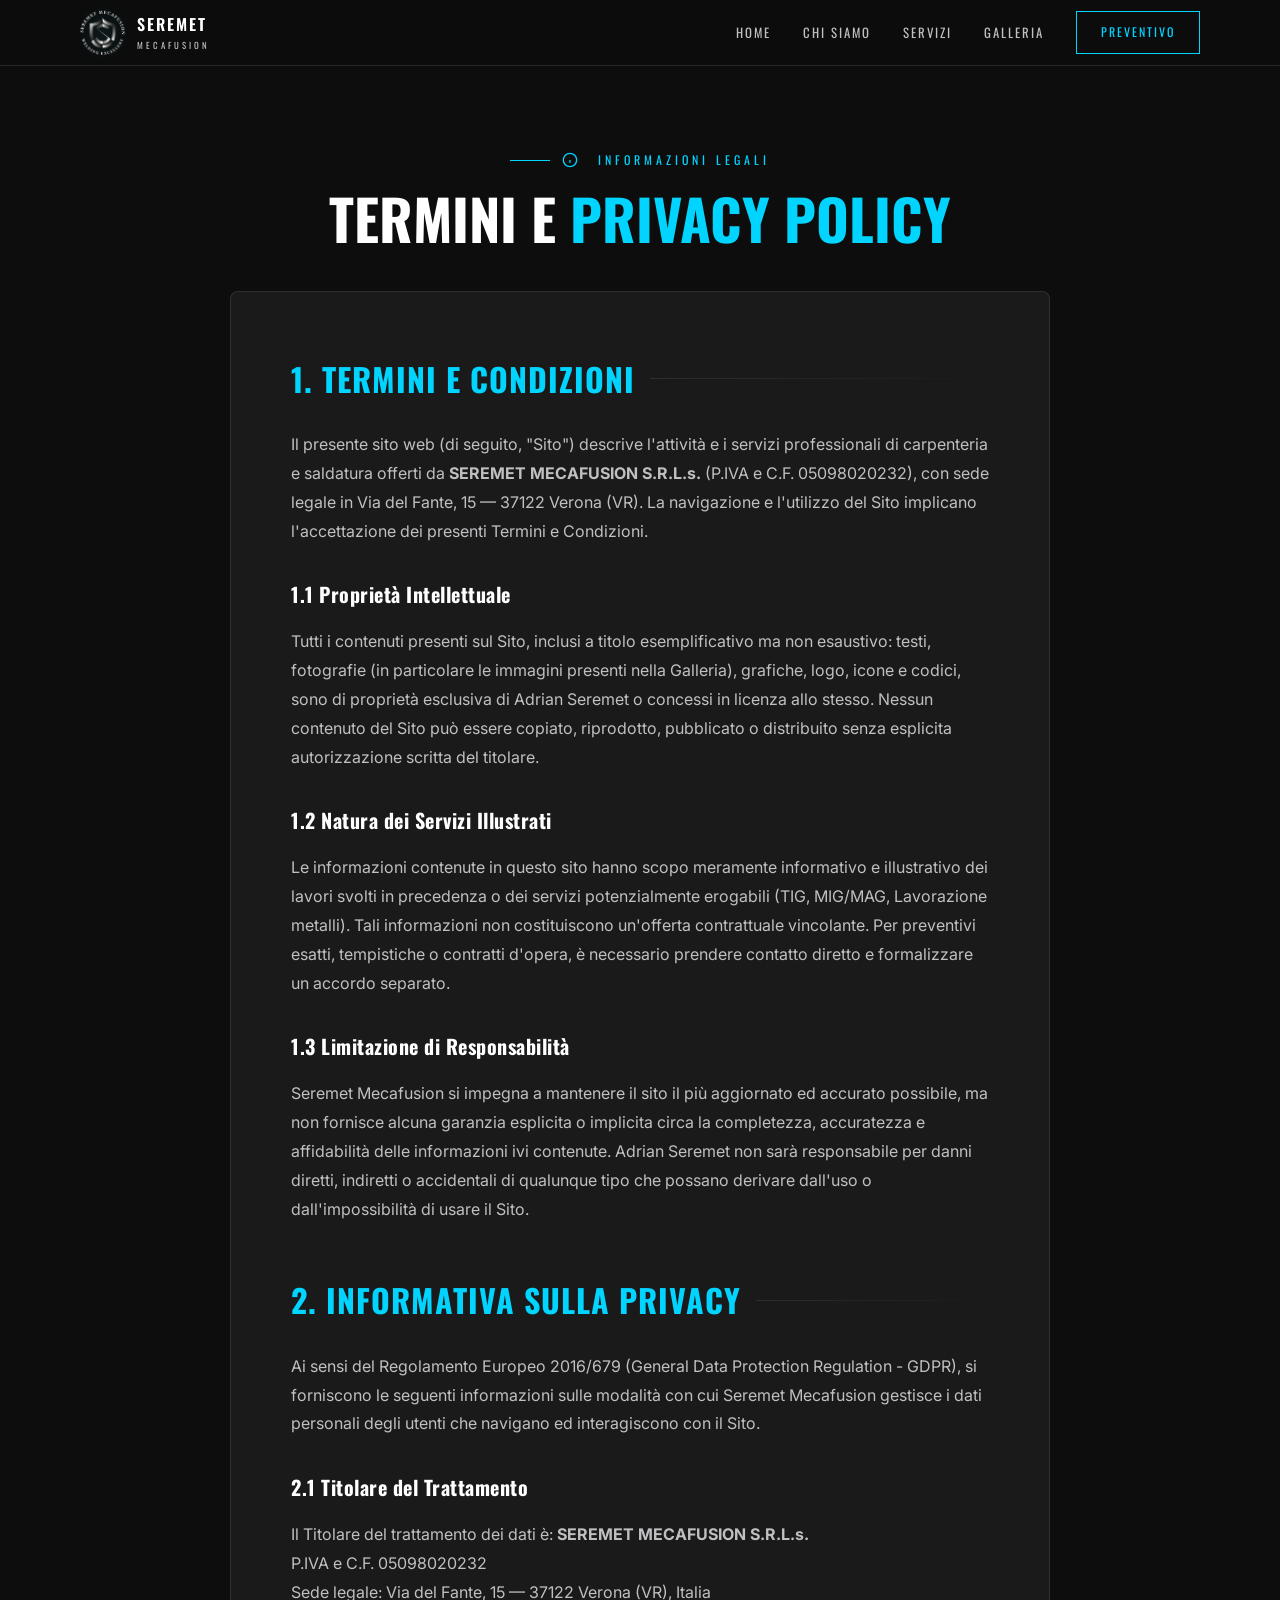
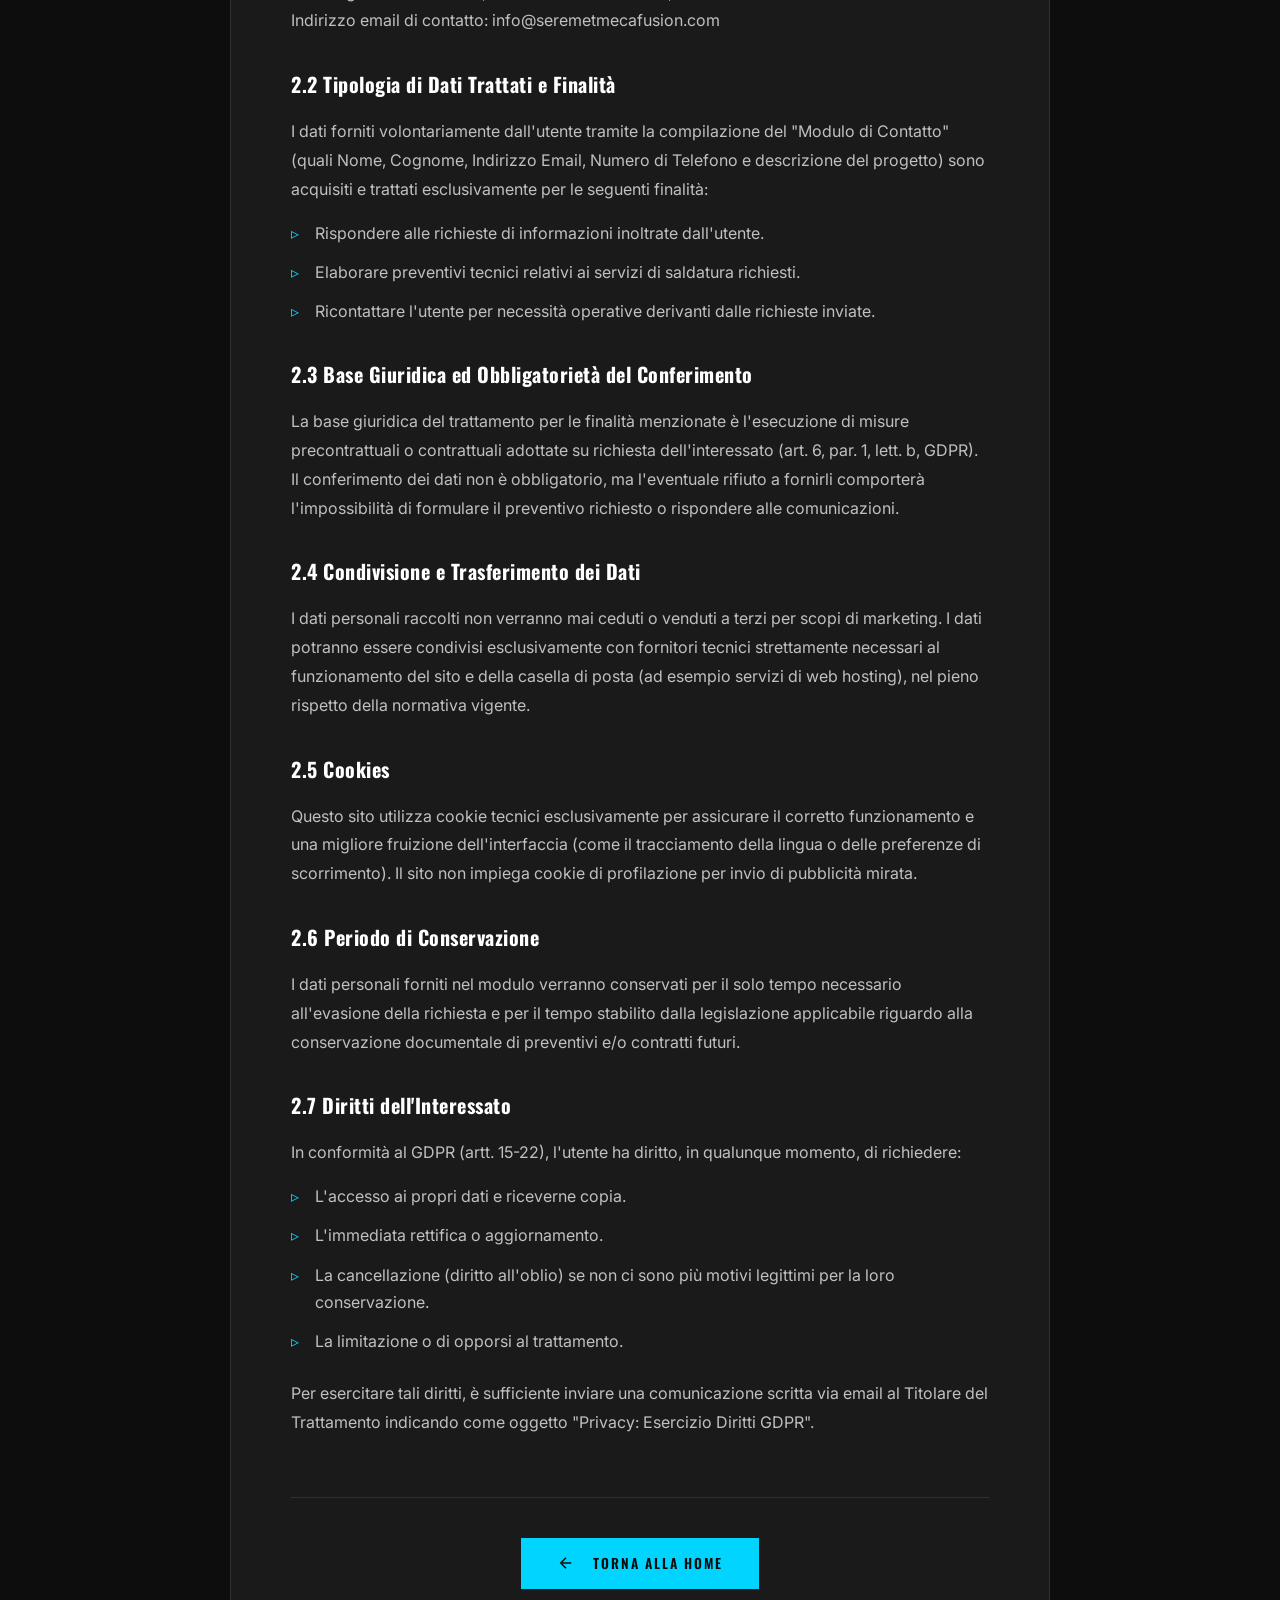
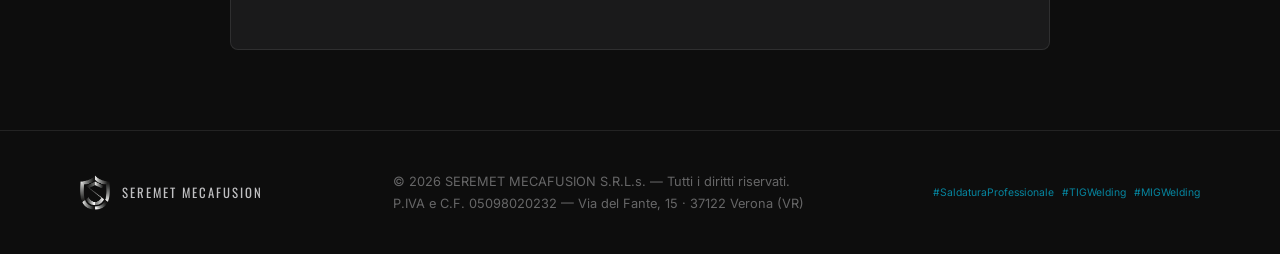
<file: terms&condition.html>
<!DOCTYPE html>
<html lang="it">

<head>
  <meta charset="UTF-8">
  <meta name="viewport" content="width=device-width, initial-scale=1.0">
  <title>Seremet Mecafusion | Termini e Privacy Policy</title>
  <meta name="description" content="Informazioni legali, termini, condizioni e informativa sulla privacy per i servizi di saldatura professionale di Seremet Mecafusion.">

  <!-- Favicon -->
  <link rel="icon" href="images/favicon/favicon.ico" sizes="any">
  <link rel="icon" type="image/png" sizes="16x16" href="images/favicon/favicon-16x16.png">
  <link rel="icon" type="image/png" sizes="32x32" href="images/favicon/favicon-32x32.png">
  <link rel="icon" type="image/png" sizes="48x48" href="images/favicon/favicon-48x48.png">
  <link rel="apple-touch-icon" sizes="180x180" href="images/favicon/apple-touch-icon.png">
  <link rel="manifest" href="images/favicon/site.webmanifest">
  <meta name="theme-color" content="#0D0D0D">

  <!-- Styles -->
  <link rel="stylesheet" href="styles.css">
  
  <style>
    /* Stili specifici per la pagina Termini e Privacy */
    .legal-content {
      background: var(--bg-secondary);
      border: 1px solid var(--dark-border);
      border-radius: 8px;
      padding: clamp(30px, 5vw, 60px);
      margin-top: 40px;
    }

    .legal-section {
      margin-bottom: 50px;
    }

    .legal-section:last-child {
      margin-bottom: 0;
    }

    .legal-h2 {
      font-family: var(--font-heading);
      color: var(--cyan-arc);
      font-size: clamp(1.5rem, 3vw, 2rem);
      margin-bottom: 24px;
      text-transform: uppercase;
      letter-spacing: 1px;
      display: flex;
      align-items: center;
      gap: 15px;
    }

    .legal-h2::after {
      content: '';
      height: 1px;
      flex: 1;
      background: linear-gradient(90deg, var(--dark-border), transparent);
    }

    .legal-h3 {
      font-family: var(--font-heading);
      color: var(--white);
      font-size: 1.25rem;
      margin-top: 32px;
      margin-bottom: 16px;
      letter-spacing: 0.5px;
    }

    .legal-text {
      color: var(--silver);
      margin-bottom: 16px;
      line-height: 1.8;
      font-size: 1rem;
    }

    .legal-list {
      list-style: none;
      margin-bottom: 24px;
    }

    .legal-list li {
      color: var(--silver);
      margin-bottom: 12px;
      padding-left: 24px;
      position: relative;
    }

    .legal-list li::before {
      content: '▹';
      position: absolute;
      left: 0;
      top: 0;
      color: var(--cyan-arc);
    }
    
    .back-btn-container {
      margin-top: 60px;
      padding-top: 40px;
      border-top: 1px solid var(--dark-border);
      text-align: center;
    }
  </style>
</head>

<body>

  <!-- ════════════════════════════════════════════════
       NAVIGATION
       ════════════════════════════════════════════════ -->
  <nav class="navbar scrolled" id="navbar">
    <div class="nav-inner">
      <a href="index.html" class="nav-logo">
        <img src="images/logo_Seremet_alpha.png" alt="Seremet Logo">
        <div class="nav-logo-text">
          Seremet <span>Mecafusion</span>
        </div>
      </a>

      <div class="nav-links" id="nav-links">
        <a href="index.html#hero">Home</a>
        <a href="index.html#chi-siamo">Chi Siamo</a>
        <a href="index.html#servizi">Servizi</a>
        <a href="index.html#galleria">Galleria</a>
        <a href="index.html#contatti" class="nav-cta">Preventivo</a>
      </div>

      <div class="nav-burger" id="nav-burger">
        <span></span>
        <span></span>
        <span></span>
      </div>
    </div>
  </nav>

  <!-- ════════════════════════════════════════════════
       MAIN CONTENT
       ════════════════════════════════════════════════ -->
  <main style="padding-top: 150px; padding-bottom: 80px;">
    <div class="container" style="max-width: 900px;">
      
      <div class="section-label" style="justify-content: center;">
        <svg width="16" height="16" viewBox="0 0 24 24" fill="none" stroke="currentColor" stroke-width="2" style="margin-right: 8px;">
          <circle cx="12" cy="12" r="10"></circle>
          <line x1="12" y1="16" x2="12" y2="12"></line>
          <line x1="12" y1="8" x2="12.01" y2="8"></line>
        </svg>
        Informazioni Legali
      </div>
      
      <h1 class="section-title" style="text-align: center;">Termini e <span>Privacy Policy</span></h1>

      <div class="legal-content reveal">
        
        <!-- SEZIONE 1: TERMINI E CONDIZIONI -->
        <div class="legal-section">
          <h2 class="legal-h2">1. Termini e Condizioni</h2>
          <p class="legal-text">
            Il presente sito web (di seguito, "Sito") descrive l'attività e i servizi professionali di carpenteria e saldatura offerti da <strong>SEREMET MECAFUSION S.R.L.s.</strong> (P.IVA e C.F. 05098020232), con sede legale in Via del Fante, 15 — 37122 Verona (VR). La navigazione e l'utilizzo del Sito implicano l'accettazione dei presenti Termini e Condizioni.
          </p>
          
          <h3 class="legal-h3">1.1 Proprietà Intellettuale</h3>
          <p class="legal-text">
            Tutti i contenuti presenti sul Sito, inclusi a titolo esemplificativo ma non esaustivo: testi, fotografie (in particolare le immagini presenti nella Galleria), grafiche, logo, icone e codici, sono di proprietà esclusiva di Adrian Seremet o concessi in licenza allo stesso. Nessun contenuto del Sito può essere copiato, riprodotto, pubblicato o distribuito senza esplicita autorizzazione scritta del titolare.
          </p>
          
          <h3 class="legal-h3">1.2 Natura dei Servizi Illustrati</h3>
          <p class="legal-text">
            Le informazioni contenute in questo sito hanno scopo meramente informativo e illustrativo dei lavori svolti in precedenza o dei servizi potenzialmente erogabili (TIG, MIG/MAG, Lavorazione metalli). Tali informazioni non costituiscono un'offerta contrattuale vincolante. Per preventivi esatti, tempistiche o contratti d'opera, è necessario prendere contatto diretto e formalizzare un accordo separato.
          </p>
          
          <h3 class="legal-h3">1.3 Limitazione di Responsabilità</h3>
          <p class="legal-text">
            Seremet Mecafusion si impegna a mantenere il sito il più aggiornato ed accurato possibile, ma non fornisce alcuna garanzia esplicita o implicita circa la completezza, accuratezza e affidabilità delle informazioni ivi contenute. Adrian Seremet non sarà responsabile per danni diretti, indiretti o accidentali di qualunque tipo che possano derivare dall'uso o dall'impossibilità di usare il Sito.
          </p>
        </div>

        <!-- SEZIONE 2: PRIVACY POLICY -->
        <div class="legal-section">
          <h2 class="legal-h2">2. Informativa sulla Privacy</h2>
          <p class="legal-text">
            Ai sensi del Regolamento Europeo 2016/679 (General Data Protection Regulation - GDPR), si forniscono le seguenti informazioni sulle modalità con cui Seremet Mecafusion gestisce i dati personali degli utenti che navigano ed interagiscono con il Sito.
          </p>
          
          <h3 class="legal-h3">2.1 Titolare del Trattamento</h3>
          <p class="legal-text">
            Il Titolare del trattamento dei dati è: <strong>SEREMET MECAFUSION S.R.L.s.</strong><br>
            P.IVA e C.F. 05098020232<br>
            Sede legale: Via del Fante, 15 — 37122 Verona (VR), Italia<br>
            Indirizzo email di contatto: info@seremetmecafusion.com
          </p>
          
          <h3 class="legal-h3">2.2 Tipologia di Dati Trattati e Finalità</h3>
          <p class="legal-text">
            I dati forniti volontariamente dall'utente tramite la compilazione del "Modulo di Contatto" (quali Nome, Cognome, Indirizzo Email, Numero di Telefono e descrizione del progetto) sono acquisiti e trattati esclusivamente per le seguenti finalità:
          </p>
          <ul class="legal-list">
            <li>Rispondere alle richieste di informazioni inoltrate dall'utente.</li>
            <li>Elaborare preventivi tecnici relativi ai servizi di saldatura richiesti.</li>
            <li>Ricontattare l'utente per necessità operative derivanti dalle richieste inviate.</li>
          </ul>
          
          <h3 class="legal-h3">2.3 Base Giuridica ed Obbligatorietà del Conferimento</h3>
          <p class="legal-text">
            La base giuridica del trattamento per le finalità menzionate è l'esecuzione di misure precontrattuali o contrattuali adottate su richiesta dell'interessato (art. 6, par. 1, lett. b, GDPR). Il conferimento dei dati non è obbligatorio, ma l'eventuale rifiuto a fornirli comporterà l'impossibilità di formulare il preventivo richiesto o rispondere alle comunicazioni.
          </p>
          
          <h3 class="legal-h3">2.4 Condivisione e Trasferimento dei Dati</h3>
          <p class="legal-text">
            I dati personali raccolti non verranno mai ceduti o venduti a terzi per scopi di marketing. I dati potranno essere condivisi esclusivamente con fornitori tecnici strettamente necessari al funzionamento del sito e della casella di posta (ad esempio servizi di web hosting), nel pieno rispetto della normativa vigente.
          </p>
          
          <h3 class="legal-h3">2.5 Cookies</h3>
          <p class="legal-text">
            Questo sito utilizza cookie tecnici esclusivamente per assicurare il corretto funzionamento e una migliore fruizione dell'interfaccia (come il tracciamento della lingua o delle preferenze di scorrimento). Il sito non impiega cookie di profilazione per invio di pubblicità mirata.
          </p>

          <h3 class="legal-h3">2.6 Periodo di Conservazione</h3>
          <p class="legal-text">
            I dati personali forniti nel modulo verranno conservati per il solo tempo necessario all'evasione della richiesta e per il tempo stabilito dalla legislazione applicabile riguardo alla conservazione documentale di preventivi e/o contratti futuri.
          </p>
          
          <h3 class="legal-h3">2.7 Diritti dell'Interessato</h3>
          <p class="legal-text">
            In conformità al GDPR (artt. 15-22), l'utente ha diritto, in qualunque momento, di richiedere:
          </p>
          <ul class="legal-list">
            <li>L'accesso ai propri dati e riceverne copia.</li>
            <li>L'immediata rettifica o aggiornamento.</li>
            <li>La cancellazione (diritto all'oblio) se non ci sono più motivi legittimi per la loro conservazione.</li>
            <li>La limitazione o di opporsi al trattamento.</li>
          </ul>
          <p class="legal-text">
            Per esercitare tali diritti, è sufficiente inviare una comunicazione scritta via email al Titolare del Trattamento indicando come oggetto "Privacy: Esercizio Diritti GDPR".
          </p>
        </div>

        <!-- PULSANTE RITORNO -->
        <div class="back-btn-container">
          <a href="index.html" class="btn-primary">
            <svg viewBox="0 0 24 24" width="18" height="18" fill="none" stroke="currentColor" stroke-width="2" style="margin-right: 8px;">
              <line x1="19" y1="12" x2="5" y2="12"></line>
              <polyline points="12 19 5 12 12 5"></polyline>
            </svg>
            TORNA ALLA HOME
          </a>
        </div>

      </div>
    </div>
  </main>

  <!-- ════════════════════════════════════════════════
       FOOTER
       ════════════════════════════════════════════════ -->
  <footer class="site-footer">
    <div class="container">
      <div class="footer-inner">
        <div class="footer-logo">
          <img src="images/icon_alpha.png" alt="Seremet Mecafusion">
          <span>Seremet Mecafusion</span>
        </div>
        
        <div class="footer-copy">
          &copy; 2026 SEREMET MECAFUSION S.R.L.s. — Tutti i diritti riservati.<br>
          P.IVA e C.F. 05098020232 — Via del Fante, 15 · 37122 Verona (VR)
        </div>
        
        <div class="footer-tags">
          <span>#SaldaturaProfessionale</span>
          <span>#TIGWelding</span>
          <span>#MIGWelding</span>
        </div>
      </div>
    </div>
  </footer>

  <!-- JavaScript per Header Semplificato & Animazioni base -->
  <script>
    document.addEventListener('DOMContentLoaded', () => {
      // Menu Hamburger 
      const burger = document.getElementById('nav-burger');
      const navLinks = document.getElementById('nav-links');
      
      burger.addEventListener('click', () => {
        burger.classList.toggle('active');
        navLinks.classList.toggle('open');
      });

      // Rivelazione on scroll
      const reveals = document.querySelectorAll('.reveal');
      setTimeout(() => {
        reveals.forEach(el => el.classList.add('revealed'));
      }, 100);
    });
  </script>
</body>
</html>
</file>
<file: styles.css>
/* ======================================================
   SEREMET MECAFUSION — "Deep Industrial Silver" Design System
   ====================================================== */

/* ── Google Fonts ── */
@import url('https://fonts.googleapis.com/css2?family=Inter:wght@300;400;500;600;700&family=Oswald:wght@400;500;600;700&family=Playfair+Display:ital,wght@0,400;0,700;1,400&display=swap');

/* ── CSS Variables ── */
:root {
  /* Colors — Deep Industrial Silver */
  --bg-primary: #0D0D0D;
  --bg-secondary: #1A1A1B;
  --bg-tertiary: #111112;
  --silver: #C0C0C2;
  --platinum: #E5E5E5;
  --cyan-arc: #00D4FF;
  --cyan-arc-dim: rgba(0, 212, 255, 0.15);
  --cyan-arc-glow: rgba(0, 212, 255, 0.4);
  --white: #FFFFFF;
  --dark-border: rgba(192, 192, 194, 0.12);
  --glass-bg: rgba(255, 255, 255, 0.04);
  --glass-border: rgba(192, 192, 194, 0.15);
  
  /* Heat Tint Colors */
  --heat-gold: #D4A017;
  --heat-purple: #8B5CF6;
  --heat-blue: #3B82F6;
  
  /* Typography */
  --font-heading: 'Oswald', sans-serif;
  --font-body: 'Inter', sans-serif;
  --font-accent: 'Playfair Display', serif;
  
  /* Spacing */
  --section-padding: clamp(60px, 10vw, 120px);
  --container-width: 1200px;
  --gap-sm: 8px;
  --gap-md: 16px;
  --gap-lg: 32px;
  --gap-xl: 64px;
  
  /* Transitions */
  --transition-fast: 0.2s ease;
  --transition-med: 0.4s cubic-bezier(0.4, 0, 0.2, 1);
  --transition-slow: 0.8s cubic-bezier(0.4, 0, 0.2, 1);
}

/* ── Reset ── */
*, *::before, *::after {
  margin: 0;
  padding: 0;
  box-sizing: border-box;
}

html {
  scroll-behavior: smooth;
  font-size: 16px;
  -webkit-font-smoothing: antialiased;
  -moz-osx-font-smoothing: grayscale;
  overflow-x: hidden;
}

body {
  font-family: var(--font-body);
  background-color: var(--bg-primary);
  color: var(--platinum);
  line-height: 1.7;
  overflow-x: hidden;
}

img {
  max-width: 100%;
  display: block;
}

a {
  color: var(--cyan-arc);
  text-decoration: none;
  transition: color var(--transition-fast);
}

a:hover {
  color: var(--white);
}

ul { list-style: none; }

button {
  font-family: var(--font-body);
  cursor: pointer;
  border: none;
  background: none;
  color: inherit;
}

/* ── Utility ── */
.container {
  width: 100%;
  max-width: var(--container-width);
  margin: 0 auto;
  padding: 0 clamp(20px, 4vw, 40px);
}

.section-label {
  font-family: var(--font-heading);
  font-size: 0.75rem;
  letter-spacing: 4px;
  text-transform: uppercase;
  color: var(--cyan-arc);
  margin-bottom: var(--gap-md);
  display: flex;
  align-items: center;
  gap: 12px;
}

.section-label::before {
  content: '';
  width: 40px;
  height: 1px;
  background: var(--cyan-arc);
}

.section-title {
  font-family: var(--font-heading);
  font-size: clamp(2rem, 5vw, 3.5rem);
  font-weight: 700;
  text-transform: uppercase;
  color: var(--white);
  line-height: 1.15;
  margin-bottom: var(--gap-lg);
}

.section-title span {
  color: var(--cyan-arc);
}

/* ── Scroll Reveal Animations ── */
.reveal {
  opacity: 0;
  transform: translateY(40px);
  transition: opacity 0.8s ease, transform 0.8s ease;
}

.reveal.revealed {
  opacity: 1;
  transform: translateY(0);
}

.reveal-left {
  opacity: 0;
  transform: translateX(-60px);
  transition: opacity 0.8s ease, transform 0.8s ease;
}

.reveal-left.revealed {
  opacity: 1;
  transform: translateX(0);
}

.reveal-right {
  opacity: 0;
  transform: translateX(60px);
  transition: opacity 0.8s ease, transform 0.8s ease;
}

.reveal-right.revealed {
  opacity: 1;
  transform: translateX(0);
}

.reveal-scale {
  opacity: 0;
  transform: scale(0.85);
  transition: opacity 0.8s ease, transform 0.8s ease;
}

.reveal-scale.revealed {
  opacity: 1;
  transform: scale(1);
}

/* ======================================================
   LOADING SCREEN — "The Welding Arc"
   ====================================================== */
#loading-screen {
  position: fixed;
  inset: 0;
  z-index: 10000;
  background: var(--bg-primary);
  display: flex;
  align-items: center;
  justify-content: center;
  flex-direction: column;
  transition: opacity 0.6s ease, visibility 0.6s ease;
  will-change: opacity, visibility;
}

#loading-screen.hidden {
  opacity: 0;
  visibility: hidden;
  pointer-events: none;
}

.loading-logo {
  width: 120px;
  height: 120px;
  position: relative;
  transform: translate3d(0, 0, 0);
  -webkit-transform: translate3d(0, 0, 0);
}

.loading-logo img {
  width: 100%;
  height: 100%;
  object-fit: contain;
  filter: brightness(0.3);
  animation: logoReveal 2.5s ease forwards;
  transform: translate3d(0, 0, 0);
  -webkit-transform: translate3d(0, 0, 0);
  backface-visibility: hidden;
  -webkit-backface-visibility: hidden;
  will-change: filter, opacity;
}

@keyframes logoReveal {
  0% { filter: brightness(0.1); }
  40% { filter: brightness(0.3); }
  70% { filter: brightness(0.8); }
  100% { filter: brightness(1) drop-shadow(0 0 20px var(--cyan-arc-glow)); }
}

.loading-arc {
  position: absolute;
  inset: -10px;
  border-radius: 50%;
  border: 2px solid transparent;
  border-top-color: var(--cyan-arc);
  animation: arcSpin 2.2s linear forwards;
}

.loading-arc::after {
  content: '';
  position: absolute;
  top: 14.65%;
  left: 85.35%;
  width: 8px;
  height: 8px;
  border-radius: 50%;
  background: var(--white);
  transform: translate(-50%, -50%);
  animation: arcSparks 0.15s infinite alternate;
}

@keyframes arcSpin {
  0% { transform: rotate(0deg); }
  100% { transform: rotate(360deg); }
}

@keyframes arcSparks {
  0% {
    box-shadow: 
      0 0 5px 2px var(--heat-gold),
      -5px -5px 10px var(--cyan-arc),
      -2px 5px 8px var(--heat-gold);
    opacity: 0.8;
  }
  50% {
    box-shadow: 
      0 0 15px 5px var(--white),
      5px -10px 15px var(--heat-blue),
      10px 5px 20px var(--cyan-arc-glow),
      -10px -5px 8px var(--heat-gold);
    opacity: 1;
  }
  100% {
    box-shadow: 
      0 0 8px 3px var(--cyan-arc),
      8px 8px 12px var(--white),
      -8px 12px 10px var(--heat-purple);
    opacity: 0.9;
  }
}

.loading-text {
  margin-top: 30px;
  font-family: var(--font-heading);
  font-size: 0.8rem;
  letter-spacing: 6px;
  text-transform: uppercase;
  color: var(--silver);
  opacity: 0;
  animation: textFade 1s ease 0.5s forwards;
}

@keyframes textFade {
  to { opacity: 1; }
}

.loading-bar {
  margin-top: 20px;
  width: 200px;
  height: 2px;
  background: var(--bg-secondary);
  border-radius: 2px;
  /* Removed overflow: hidden to allow sparks to overflow */
}

.loading-bar-fill {
  width: 0;
  height: 100%;
  background: linear-gradient(90deg, var(--cyan-arc), var(--white));
  box-shadow: 0 0 10px var(--cyan-arc);
  animation: barFill 2.2s linear forwards;
  position: relative;
}

.loading-bar-fill::after {
  content: '';
  position: absolute;
  right: 0;
  top: 50%;
  width: 4px;
  height: 4px;
  background: var(--white);
  border-radius: 50%;
  transform: translateY(-50%) translateX(50%);
  animation: arcSparks 0.15s infinite alternate;
}

@keyframes barFill {
  0% { width: 0; }
  100% { width: 100%; }
}

/* ======================================================
   NAVIGATION
   ====================================================== */
.navbar {
  position: fixed;
  top: 0;
  left: 0;
  width: 100%;
  z-index: 1000;
  padding: 16px 0;
  transition: all var(--transition-med);
}

.navbar.scrolled {
  background: rgba(13, 13, 13, 0.85);
  backdrop-filter: blur(20px);
  -webkit-backdrop-filter: blur(20px);
  border-bottom: 1px solid var(--glass-border);
  padding: 10px 0;
}

.nav-inner {
  display: flex;
  align-items: center;
  justify-content: space-between;
  max-width: var(--container-width);
  margin: 0 auto;
  padding: 0 clamp(20px, 4vw, 40px);
}

.nav-logo {
  display: flex;
  align-items: center;
  gap: 12px;
}

.nav-logo img {
  height: 45px;
  filter: drop-shadow(0 0 8px rgba(0, 212, 255, 0.15));
  transition: filter var(--transition-med);
}

.nav-logo:hover img {
  filter: drop-shadow(0 0 12px rgba(0, 212, 255, 0.3));
}

.nav-logo-text {
  font-family: var(--font-heading);
  font-size: 1rem;
  font-weight: 600;
  letter-spacing: 2px;
  text-transform: uppercase;
  color: var(--white);
}

.nav-logo-text span {
  display: block;
  font-size: 0.55rem;
  letter-spacing: 3px;
  color: var(--silver);
  font-weight: 400;
}

.nav-links {
  display: flex;
  gap: 32px;
  align-items: center;
}

.nav-links a {
  font-family: var(--font-heading);
  font-size: 0.8rem;
  letter-spacing: 2px;
  text-transform: uppercase;
  color: var(--silver);
  position: relative;
  padding: 4px 0;
  transition: color var(--transition-fast);
}

.nav-links a::after {
  content: '';
  position: absolute;
  bottom: 0;
  left: 0;
  width: 0;
  height: 1px;
  background: var(--cyan-arc);
  transition: width var(--transition-med);
}

.nav-links a:hover,
.nav-links a.active {
  color: var(--cyan-arc);
}

.nav-links a:hover::after,
.nav-links a.active::after {
  width: 100%;
}

.nav-cta {
  font-family: var(--font-heading) !important;
  font-size: 0.75rem !important;
  letter-spacing: 2px !important;
  text-transform: uppercase !important;
  padding: 10px 24px !important;
  border: 1px solid var(--cyan-arc) !important;
  color: var(--cyan-arc) !important;
  transition: all var(--transition-med) !important;
}

.nav-cta:hover {
  background: var(--cyan-arc) !important;
  color: var(--bg-primary) !important;
  box-shadow: 0 0 20px var(--cyan-arc-dim) !important;
}

.nav-cta::after {
  display: none !important;
}

/* Mobile burger */
.nav-burger {
  display: none;
  flex-direction: column;
  gap: 5px;
  cursor: pointer;
  z-index: 1001;
  padding: 4px;
}

.nav-burger span {
  width: 28px;
  height: 2px;
  background: var(--silver);
  transition: all var(--transition-fast);
  transform-origin: center;
}

.nav-burger.active span:nth-child(1) {
  transform: rotate(45deg) translateY(5px) translateX(5px);
}

.nav-burger.active span:nth-child(2) {
  opacity: 0;
}

.nav-burger.active span:nth-child(3) {
  transform: rotate(-45deg) translateY(-5px) translateX(5px);
}

/* ======================================================
   HERO SECTION
   ====================================================== */
#hero {
  position: relative;
  height: 100vh;
  min-height: 600px;
  display: flex;
  align-items: center;
  overflow: hidden;
}

.hero-bg {
  position: absolute;
  inset: 0;
  z-index: 0;
}

.hero-bg img {
  width: 100%;
  height: 100%;
  object-fit: cover;
  filter: brightness(0.35) contrast(1.1);
}

.hero-overlay {
  position: absolute;
  inset: 0;
  background: linear-gradient(
    180deg,
    rgba(13, 13, 13, 0.4) 0%,
    rgba(13, 13, 13, 0.2) 40%,
    rgba(13, 13, 13, 0.6) 80%,
    rgba(13, 13, 13, 1) 100%
  );
  z-index: 1;
}

.hero-content {
  position: relative;
  z-index: 2;
  max-width: 750px;
}

.hero-badge {
  display: inline-flex;
  align-items: center;
  gap: 8px;
  padding: 6px 16px;
  background: var(--glass-bg);
  border: 1px solid var(--glass-border);
  border-radius: 100px;
  font-size: 0.7rem;
  letter-spacing: 3px;
  text-transform: uppercase;
  color: var(--cyan-arc);
  margin-bottom: 24px;
  backdrop-filter: blur(10px);
}

.hero-badge::before {
  content: '';
  width: 6px;
  height: 6px;
  border-radius: 50%;
  background: var(--cyan-arc);
  box-shadow: 0 0 8px var(--cyan-arc);
  animation: pulse 2s ease infinite;
}

@keyframes pulse {
  0%, 100% { opacity: 1; }
  50% { opacity: 0.4; }
}

.hero-title {
  font-family: var(--font-heading);
  font-size: clamp(2.5rem, 7vw, 5rem);
  font-weight: 700;
  text-transform: uppercase;
  line-height: 1.05;
  color: var(--white);
  margin-bottom: 16px;
}

.hero-title .highlight {
  color: var(--cyan-arc);
  text-shadow: 0 0 30px var(--cyan-arc-dim);
}

.hero-tagline {
  font-family: var(--font-accent);
  font-size: clamp(1rem, 2.5vw, 1.35rem);
  font-style: italic;
  color: var(--silver);
  margin-bottom: 36px;
  line-height: 1.6;
}

.hero-actions {
  display: flex;
  gap: 16px;
  flex-wrap: wrap;
}

.btn-primary {
  display: inline-flex;
  align-items: center;
  gap: 10px;
  padding: 14px 36px;
  background: var(--cyan-arc);
  color: var(--bg-primary);
  font-family: var(--font-heading);
  font-size: 0.85rem;
  font-weight: 600;
  letter-spacing: 2px;
  text-transform: uppercase;
  border: none;
  cursor: pointer;
  transition: all var(--transition-med);
  position: relative;
  overflow: hidden;
}

.btn-primary::before {
  content: '';
  position: absolute;
  inset: 0;
  background: linear-gradient(90deg, transparent, rgba(255,255,255,0.2), transparent);
  transform: translateX(-100%);
  transition: transform 0.6s ease;
}

.btn-primary:hover::before {
  transform: translateX(100%);
}

.btn-primary:hover {
  box-shadow: 0 0 30px var(--cyan-arc-dim);
  transform: translateY(-2px);
}

.btn-secondary {
  display: inline-flex;
  align-items: center;
  gap: 10px;
  padding: 14px 36px;
  background: transparent;
  color: var(--silver);
  font-family: var(--font-heading);
  font-size: 0.85rem;
  font-weight: 500;
  letter-spacing: 2px;
  text-transform: uppercase;
  border: 1px solid var(--dark-border);
  cursor: pointer;
  transition: all var(--transition-med);
}

.btn-secondary:hover {
  border-color: var(--cyan-arc);
  color: var(--cyan-arc);
  box-shadow: 0 0 20px var(--cyan-arc-dim);
}

/* Hero scroll indicator */
.hero-scroll {
  position: absolute;
  bottom: 40px;
  left: 50%;
  transform: translateX(-50%);
  z-index: 3;
  display: flex;
  flex-direction: column;
  align-items: center;
  gap: 8px;
  color: var(--silver);
  font-size: 0.65rem;
  letter-spacing: 3px;
  text-transform: uppercase;
  opacity: 0.6;
  animation: scrollBounce 2s ease infinite;
}

.hero-scroll .scroll-line {
  width: 1px;
  height: 40px;
  background: linear-gradient(to bottom, var(--cyan-arc), transparent);
}

@keyframes scrollBounce {
  0%, 100% { transform: translateX(-50%) translateY(0); }
  50% { transform: translateX(-50%) translateY(8px); }
}

/* ======================================================
   CHI SIAMO
   ====================================================== */
#chi-siamo {
  padding: var(--section-padding) 0;
  position: relative;
}

.about-grid {
  display: grid;
  grid-template-columns: 1fr 1fr;
  gap: var(--gap-xl);
  align-items: center;
}

.about-image {
  position: relative;
  border-radius: 4px;
  overflow: hidden;
}

.about-image img {
  width: 100%;
  aspect-ratio: 4/5;
  object-fit: cover;
  filter: brightness(0.8) contrast(1.05);
}

.about-image::after {
  content: '';
  position: absolute;
  inset: 0;
  border: 1px solid var(--glass-border);
  pointer-events: none;
}

.about-image .image-accent {
  position: absolute;
  bottom: -8px;
  right: -8px;
  width: 120px;
  height: 120px;
  border: 1px solid var(--cyan-arc);
  opacity: 0.3;
}

.about-text p {
  color: var(--silver);
  margin-bottom: var(--gap-md);
  font-size: 1.05rem;
  line-height: 1.8;
}

.about-text strong {
  color: var(--white);
}

.about-stats {
  display: grid;
  grid-template-columns: repeat(3, 1fr);
  gap: var(--gap-lg);
  margin-top: var(--gap-xl);
  padding-top: var(--gap-lg);
  border-top: 1px solid var(--dark-border);
}

.stat-item {
  text-align: center;
}

.stat-number {
  font-family: var(--font-heading);
  font-size: 2.5rem;
  font-weight: 700;
  color: var(--cyan-arc);
  line-height: 1;
}

.stat-label {
  font-size: 0.75rem;
  letter-spacing: 2px;
  text-transform: uppercase;
  color: var(--silver);
  margin-top: 8px;
}

/* Quote block */
.quote-block {
  margin-top: var(--gap-xl);
  padding: var(--gap-lg);
  background: var(--glass-bg);
  border-left: 3px solid var(--cyan-arc);
  border-radius: 0 4px 4px 0;
}

.quote-block p {
  font-family: var(--font-accent);
  font-style: italic;
  font-size: 1.15rem;
  color: var(--platinum);
  line-height: 1.8;
}

/* ======================================================
   SERVIZI
   ====================================================== */
#servizi {
  padding: var(--section-padding) 0;
  background: var(--bg-secondary);
  position: relative;
}

#servizi::before {
  content: '';
  position: absolute;
  top: 0;
  left: 0;
  right: 0;
  height: 1px;
  background: linear-gradient(90deg, transparent, var(--dark-border), transparent);
}

.servizi-header {
  text-align: center;
  margin-bottom: var(--gap-xl);
}

.servizi-header .section-label {
  justify-content: center;
}

.servizi-header .section-label::before {
  display: none;
}

.servizi-grid {
  display: grid;
  grid-template-columns: repeat(3, 1fr);
  gap: var(--gap-lg);
}

.servizio-card {
  position: relative;
  padding: 40px 32px;
  background: var(--bg-primary);
  border: 1px solid var(--dark-border);
  border-radius: 4px;
  overflow: hidden;
  transition: all var(--transition-med);
}

/* Heat Tint hover effect */
.servizio-card::before {
  content: '';
  position: absolute;
  inset: -1px;
  border-radius: 4px;
  background: linear-gradient(135deg, var(--heat-gold), var(--heat-purple), var(--heat-blue), var(--heat-gold));
  background-size: 300% 300%;
  z-index: -1;
  opacity: 0;
  transition: opacity var(--transition-med);
  animation: heatTint 4s ease infinite;
}

@keyframes heatTint {
  0% { background-position: 0% 0%; }
  50% { background-position: 100% 100%; }
  100% { background-position: 0% 0%; }
}

.servizio-card:hover::before {
  opacity: 1;
}

.servizio-card:hover {
  transform: translateY(-4px);
  border-color: transparent;
  box-shadow: 0 20px 40px rgba(0, 0, 0, 0.4);
}

.servizio-icon {
  width: 56px;
  height: 56px;
  display: flex;
  align-items: center;
  justify-content: center;
  background: var(--cyan-arc-dim);
  border-radius: 4px;
  margin-bottom: 24px;
  transition: all var(--transition-med);
}

.servizio-card:hover .servizio-icon {
  background: var(--cyan-arc);
  box-shadow: 0 0 20px var(--cyan-arc-dim);
}

.servizio-icon svg {
  width: 28px;
  height: 28px;
  stroke: var(--cyan-arc);
  fill: none;
  stroke-width: 1.5;
  transition: stroke var(--transition-med);
}

.servizio-card:hover .servizio-icon svg {
  stroke: var(--bg-primary);
}

.servizio-card h3 {
  font-family: var(--font-heading);
  font-size: 1.3rem;
  font-weight: 600;
  text-transform: uppercase;
  letter-spacing: 1px;
  color: var(--white);
  margin-bottom: 16px;
}

.servizio-card p {
  color: var(--silver);
  font-size: 0.95rem;
  line-height: 1.7;
}

.servizio-tag {
  display: inline-block;
  margin-top: 20px;
  padding: 4px 12px;
  font-size: 0.65rem;
  letter-spacing: 2px;
  text-transform: uppercase;
  color: var(--cyan-arc);
  border: 1px solid var(--cyan-arc-dim);
  border-radius: 100px;
}

/* ======================================================
   GALLERIA — Sezione Principale
   ====================================================== */
#galleria {
  padding: var(--section-padding) 0;
  position: relative;
}

.galleria-header {
  text-align: center;
  margin-bottom: var(--gap-lg);
}

.galleria-header .section-label {
  justify-content: center;
}

.galleria-header .section-label::before {
  display: none;
}

.galleria-subtitle {
  color: var(--silver);
  font-size: 1.05rem;
  max-width: 600px;
  margin: 0 auto var(--gap-lg);
  line-height: 1.7;
}

/* Gallery Grid */
.gallery-grid {
  display: grid;
  grid-template-columns: repeat(3, 1fr);
  gap: 12px;
}

.gallery-item {
  position: relative;
  aspect-ratio: 1;
  overflow: hidden;
  cursor: pointer;
  border-radius: 4px;
  border: 1px solid var(--dark-border);
  transition: all var(--transition-med);
}

.gallery-item.hidden {
  display: none;
}

.gallery-item img {
  width: 100%;
  height: 100%;
  object-fit: cover;
  transition: transform 0.6s ease, filter 0.4s ease;
  filter: brightness(0.8) saturate(0.9);
}

.gallery-item:hover img {
  transform: scale(1.08);
  filter: brightness(1) saturate(1);
}

.gallery-item:hover {
  border-color: var(--cyan-arc);
  box-shadow: 0 0 20px var(--cyan-arc-dim);
}

.gallery-overlay {
  position: absolute;
  inset: 0;
  background: linear-gradient(
    to top,
    rgba(13, 13, 13, 0.95) 0%,
    rgba(13, 13, 13, 0.3) 50%,
    transparent 100%
  );
  opacity: 0;
  transition: opacity var(--transition-med);
  display: flex;
  flex-direction: column;
  justify-content: flex-end;
  padding: 20px;
}

.gallery-item:hover .gallery-overlay {
  opacity: 1;
}

.gallery-overlay h4 {
  font-family: var(--font-heading);
  font-size: 1rem;
  font-weight: 600;
  text-transform: uppercase;
  letter-spacing: 1px;
  color: var(--white);
  margin-bottom: 4px;
}

.gallery-overlay p {
  font-size: 0.8rem;
  color: var(--silver);
  line-height: 1.5;
}

.gallery-overlay .view-icon {
  position: absolute;
  top: 50%;
  left: 50%;
  transform: translate(-50%, -50%) scale(0.5);
  width: 50px;
  height: 50px;
  border-radius: 50%;
  background: var(--cyan-arc);
  display: flex;
  align-items: center;
  justify-content: center;
  opacity: 0;
  transition: all var(--transition-med);
}

.gallery-item:hover .view-icon {
  opacity: 1;
  transform: translate(-50%, -50%) scale(1);
}

.view-icon svg {
  width: 22px;
  height: 22px;
  stroke: var(--bg-primary);
  fill: none;
  stroke-width: 2;
}

/* Stagger animation classes */
.gallery-item.stagger-1 { transition-delay: 0.05s; }
.gallery-item.stagger-2 { transition-delay: 0.1s; }
.gallery-item.stagger-3 { transition-delay: 0.15s; }
.gallery-item.stagger-4 { transition-delay: 0.2s; }
.gallery-item.stagger-5 { transition-delay: 0.25s; }
.gallery-item.stagger-6 { transition-delay: 0.3s; }
.gallery-item.stagger-7 { transition-delay: 0.35s; }
.gallery-item.stagger-8 { transition-delay: 0.4s; }
.gallery-item.stagger-9 { transition-delay: 0.45s; }

/* ── Lightbox ── */
.lightbox {
  position: fixed;
  inset: 0;
  z-index: 9999;
  background: rgba(0, 0, 0, 0.96);
  display: flex;
  align-items: center;
  justify-content: center;
  opacity: 0;
  visibility: hidden;
  transition: all var(--transition-med);
  backdrop-filter: blur(10px);
}

.lightbox.active {
  opacity: 1;
  visibility: visible;
}

.lightbox-content {
  position: relative;
  max-width: 90vw;
  max-height: 85vh;
  display: flex;
  flex-direction: column;
  align-items: center;
}

.lightbox-content img {
  max-width: 100%;
  max-height: 75vh;
  object-fit: contain;
  border-radius: 4px;
  transition: transform var(--transition-med);
}

.lightbox.active .lightbox-content img {
  transform: scale(1);
  animation: lightboxIn 0.4s ease;
}

@keyframes lightboxIn {
  from { transform: scale(0.9); opacity: 0; }
  to { transform: scale(1); opacity: 1; }
}

.lightbox-info {
  margin-top: 16px;
  text-align: center;
}

.lightbox-info h4 {
  font-family: var(--font-heading);
  font-size: 1.1rem;
  font-weight: 600;
  text-transform: uppercase;
  letter-spacing: 1px;
  color: var(--white);
}

.lightbox-info p {
  font-size: 0.85rem;
  color: var(--silver);
  margin-top: 4px;
}

.lightbox-counter {
  font-family: var(--font-heading);
  font-size: 0.7rem;
  letter-spacing: 2px;
  color: var(--cyan-arc);
  margin-top: 8px;
}

.lightbox-close {
  position: absolute;
  top: -50px;
  right: 0;
  width: 40px;
  height: 40px;
  display: flex;
  align-items: center;
  justify-content: center;
  color: var(--silver);
  font-size: 1.5rem;
  cursor: pointer;
  transition: all var(--transition-fast);
  border: 1px solid var(--glass-border);
  border-radius: 50%;
}

.lightbox-close:hover {
  color: var(--cyan-arc);
  border-color: var(--cyan-arc);
}

.lightbox-nav {
  position: absolute;
  top: 50%;
  transform: translateY(-50%);
  width: 50px;
  height: 50px;
  display: flex;
  align-items: center;
  justify-content: center;
  color: var(--silver);
  font-size: 1.3rem;
  cursor: pointer;
  transition: all var(--transition-fast);
  border: 1px solid var(--glass-border);
  border-radius: 50%;
  background: rgba(0,0,0,0.4);
}

.lightbox-nav:hover {
  color: var(--cyan-arc);
  border-color: var(--cyan-arc);
  background: rgba(0,0,0,0.7);
}

.lightbox-prev { left: -70px; }
.lightbox-next { right: -70px; }

/* ======================================================
   PERCHÉ SCEGLIERCI
   ====================================================== */
#perche {
  padding: var(--section-padding) 0;
  background: var(--bg-secondary);
  position: relative;
}

#perche::before {
  content: '';
  position: absolute;
  top: 0;
  left: 0;
  right: 0;
  height: 1px;
  background: linear-gradient(90deg, transparent, var(--dark-border), transparent);
}

.perche-header {
  text-align: center;
  margin-bottom: var(--gap-xl);
}

.perche-header .section-label {
  justify-content: center;
}

.perche-header .section-label::before {
  display: none;
}

.perche-grid {
  display: grid;
  grid-template-columns: repeat(4, 1fr);
  gap: var(--gap-lg);
}

.perche-item {
  text-align: center;
  padding: 40px 24px;
  background: var(--bg-primary);
  border: 1px solid var(--dark-border);
  border-radius: 4px;
  transition: all var(--transition-med);
  position: relative;
}

.perche-item:hover {
  border-color: var(--cyan-arc);
  transform: translateY(-4px);
  box-shadow: 0 0 30px var(--cyan-arc-dim);
}

.perche-icon {
  width: 60px;
  height: 60px;
  margin: 0 auto 24px;
  display: flex;
  align-items: center;
  justify-content: center;
  border-radius: 50%;
  background: var(--cyan-arc-dim);
  transition: all var(--transition-med);
}

.perche-item:hover .perche-icon {
  background: var(--cyan-arc);
  box-shadow: 0 0 20px var(--cyan-arc-dim);
}

.perche-icon svg {
  width: 28px;
  height: 28px;
  stroke: var(--cyan-arc);
  fill: none;
  stroke-width: 1.5;
  transition: stroke var(--transition-med);
}

.perche-item:hover .perche-icon svg {
  stroke: var(--bg-primary);
}

.perche-item h3 {
  font-family: var(--font-heading);
  font-size: 1rem;
  font-weight: 600;
  text-transform: uppercase;
  letter-spacing: 1px;
  color: var(--white);
  margin-bottom: 12px;
}

.perche-item p {
  font-size: 0.9rem;
  color: var(--silver);
  line-height: 1.7;
}

/* ======================================================
   CTA BANNER
   ====================================================== */
.cta-banner {
  padding: var(--section-padding) 0;
  text-align: center;
  position: relative;
  overflow: hidden;
}

.cta-banner::before {
  content: '';
  position: absolute;
  inset: 0;
  background: radial-gradient(ellipse at center, var(--cyan-arc-dim) 0%, transparent 70%);
  pointer-events: none;
}

.cta-banner .section-title {
  margin-bottom: var(--gap-md);
}

.cta-banner p {
  font-family: var(--font-accent);
  font-style: italic;
  font-size: 1.15rem;
  color: var(--silver);
  margin-bottom: var(--gap-lg);
}

/* ======================================================
   CONTATTI / FOOTER
   ====================================================== */
#contatti {
  padding: var(--section-padding) 0;
  background: var(--bg-secondary);
  position: relative;
}

#contatti::before {
  content: '';
  position: absolute;
  top: 0;
  left: 0;
  right: 0;
  height: 1px;
  background: linear-gradient(90deg, transparent, var(--dark-border), transparent);
}

.contatti-grid {
  display: grid;
  grid-template-columns: 1fr 1fr;
  gap: var(--gap-xl);
}

/* Form preventivo disattivato: la colonna contatti resta da sola */
.contatti-info:only-child {
  grid-column: 1 / -1;
  max-width: 560px;
  margin: 0 auto;
}

.contatti-info h3 {
  font-family: var(--font-heading);
  font-size: 1.3rem;
  font-weight: 600;
  text-transform: uppercase;
  letter-spacing: 1px;
  color: var(--white);
  margin-bottom: var(--gap-lg);
}

.contatti-detail {
  display: flex;
  align-items: flex-start;
  gap: 16px;
  margin-bottom: 24px;
}

.contatti-detail .detail-icon {
  width: 44px;
  height: 44px;
  flex-shrink: 0;
  display: flex;
  align-items: center;
  justify-content: center;
  background: var(--cyan-arc-dim);
  border-radius: 4px;
}

.contatti-detail .detail-icon svg {
  width: 20px;
  height: 20px;
  stroke: var(--cyan-arc);
  fill: none;
  stroke-width: 1.5;
}

.contatti-detail .detail-text h4 {
  font-family: var(--font-heading);
  font-size: 0.8rem;
  letter-spacing: 2px;
  text-transform: uppercase;
  color: var(--silver);
  margin-bottom: 4px;
}

.contatti-detail .detail-text p {
  color: var(--platinum);
  font-size: 1rem;
}

.contatti-detail .detail-text p a {
  color: inherit;
  text-decoration: none;
  transition: color var(--transition-med);
}

.contatti-detail .detail-text p a:hover {
  color: var(--cyan-arc);
}

/* Contact Form */
.contact-form {
  display: flex;
  flex-direction: column;
  gap: 16px;
}

.contact-form h3 {
  font-family: var(--font-heading);
  font-size: 1.3rem;
  font-weight: 600;
  text-transform: uppercase;
  letter-spacing: 1px;
  color: var(--white);
  margin-bottom: var(--gap-md);
}

.form-group {
  position: relative;
}

.form-group input,
.form-group textarea {
  width: 100%;
  padding: 14px 16px;
  background: var(--bg-primary);
  border: 1px solid var(--dark-border);
  border-radius: 4px;
  color: var(--platinum);
  font-family: var(--font-body);
  font-size: 0.95rem;
  transition: border-color var(--transition-fast);
  outline: none;
}

.form-group input:focus,
.form-group textarea:focus {
  border-color: var(--cyan-arc);
  box-shadow: 0 0 10px var(--cyan-arc-dim);
}

.form-group input::placeholder,
.form-group textarea::placeholder {
  color: rgba(192, 192, 194, 0.4);
}

.form-group textarea {
  min-height: 120px;
  resize: vertical;
}

.form-row {
  display: grid;
  grid-template-columns: 1fr 1fr;
  gap: 16px;
}

.form-submit {
  align-self: flex-start;
}

/* ── Footer ── */
.site-footer {
  padding: 40px 0;
  border-top: 1px solid var(--dark-border);
  background: var(--bg-primary);
}

.footer-inner {
  display: flex;
  align-items: center;
  justify-content: space-between;
  flex-wrap: wrap;
  gap: 16px;
}

.footer-logo {
  display: flex;
  align-items: center;
  gap: 12px;
}

.footer-logo img {
  height: 35px;
}

.footer-logo span {
  font-family: var(--font-heading);
  font-size: 0.8rem;
  letter-spacing: 2px;
  text-transform: uppercase;
  color: var(--silver);
}

.footer-copy {
  font-size: 0.8rem;
  color: rgba(192, 192, 194, 0.5);
}

.footer-tags {
  display: flex;
  gap: 8px;
  flex-wrap: wrap;
}

.footer-tags span {
  font-size: 0.65rem;
  color: var(--cyan-arc);
  opacity: 0.6;
}

/* ======================================================
   RESPONSIVE
   ====================================================== */
@media (max-width: 1024px) {
  .servizi-grid {
    grid-template-columns: 1fr 1fr;
  }
  
  .perche-grid {
    grid-template-columns: repeat(2, 1fr);
  }
  
  .gallery-grid {
    grid-template-columns: repeat(2, 1fr);
  }
  
  .lightbox-prev { left: 10px; }
  .lightbox-next { right: 10px; }
}

@media (max-width: 768px) {
  /* Nav mobile */
  .nav-burger {
    display: flex;
  }
  
  .nav-links {
    position: fixed;
    top: 0;
    right: -100%;
    width: 280px;
    height: 100vh;
    background: rgba(13, 13, 13, 0.97);
    backdrop-filter: blur(30px);
    flex-direction: column;
    justify-content: center;
    gap: 24px;
    padding: 40px;
    transition: right var(--transition-med);
    border-left: 1px solid var(--glass-border);
  }
  
  .nav-links.open {
    right: 0;
  }
  
  .nav-links a {
    font-size: 1rem;
  }
  
  /* Sections */
  .about-grid {
    grid-template-columns: 1fr;
    gap: var(--gap-lg);
  }
  
  .about-image {
    order: -1;
  }
  
  .about-stats {
    grid-template-columns: repeat(3, 1fr);
  }
  
  .servizi-grid {
    grid-template-columns: 1fr;
  }
  
  .gallery-grid {
    grid-template-columns: repeat(2, 1fr);
    gap: 8px;
  }
  
  .perche-grid {
    grid-template-columns: 1fr;
  }
  
  .contatti-grid {
    grid-template-columns: 1fr;
  }
  
  .form-row {
    grid-template-columns: 1fr;
  }
  
  .lightbox-prev { left: 10px; }
  .lightbox-next { right: 10px; }
  .lightbox-close { top: -45px; right: 0; }
  
  .lightbox-nav {
    width: 40px;
    height: 40px;
  }
  
  /* Footer */
  .footer-inner {
    flex-direction: column;
    text-align: center;
  }
  
  .hero-title {
    font-size: clamp(2rem, 8vw, 3.5rem);
  }
  
  .hero-scroll {
    display: none;
  }
}

@media (max-width: 480px) {
  .gallery-grid {
    grid-template-columns: 1fr 1fr;
    gap: 6px;
  }
  
  .hero-actions {
    flex-direction: column;
  }
  
  .btn-primary,
  .btn-secondary {
    justify-content: center;
    width: 100%;
  }
}

/* ── Scrollbar ── */
::-webkit-scrollbar {
  width: 6px;
}

::-webkit-scrollbar-track {
  background: var(--bg-primary);
}

::-webkit-scrollbar-thumb {
  background: var(--dark-border);
  border-radius: 3px;
}

::-webkit-scrollbar-thumb:hover {
  background: var(--silver);
}

/* ── Selection ── */
::selection {
  background: var(--cyan-arc);
  color: var(--bg-primary);
}

/* ======================================================
   COOKIE CONSENT BANNER (GDPR)
   ====================================================== */
.cookie-overlay {
  position: fixed;
  inset: 0;
  width: 100%;
  z-index: 10000;
  display: flex;
  align-items: flex-end;
  justify-content: center;
  padding: clamp(12px, 4vw, 24px);
  background: rgba(0, 0, 0, 0.6);
  backdrop-filter: blur(4px);
  -webkit-backdrop-filter: blur(4px);
  transition: opacity 0.4s ease, visibility 0.4s ease;
  opacity: 1;
  visibility: visible;
}

.cookie-overlay.hidden {
  opacity: 0;
  visibility: hidden;
  pointer-events: none;
}

.cookie-banner {
  position: relative;
  width: min(460px, 100%);
  max-height: calc(100vh - 24px);
  overflow-y: auto;
  background: rgba(26, 26, 27, 0.92);
  backdrop-filter: blur(20px);
  -webkit-backdrop-filter: blur(20px);
  border: 1px solid var(--glass-border);
  border-radius: 10px;
  padding: 28px;
  box-shadow: 0 20px 60px rgba(0, 0, 0, 0.7), 0 0 24px rgba(0, 212, 255, 0.06);
  transition: transform 0.45s cubic-bezier(0.4, 0, 0.2, 1), opacity 0.45s ease;
  transform: translateY(0);
  opacity: 1;
}

.cookie-overlay.hidden .cookie-banner {
  transform: translateY(24px);
  opacity: 0;
}

@media (min-width: 768px) {
  .cookie-overlay {
    align-items: center;
  }
}

.cookie-close {
  position: absolute;
  top: 12px;
  right: 12px;
  display: flex;
  align-items: center;
  justify-content: center;
  width: 34px;
  height: 34px;
  padding: 0;
  border: 1px solid var(--glass-border);
  border-radius: 50%;
  background: transparent;
  color: var(--silver);
  cursor: pointer;
  transition: color var(--transition-med), border-color var(--transition-med), background var(--transition-med);
}

.cookie-close:hover {
  color: var(--white);
  border-color: var(--cyan-arc);
  background: rgba(0, 212, 255, 0.08);
}

.cookie-content {
  display: flex;
  flex-direction: column;
  gap: 16px;
}

.cookie-header {
  display: flex;
  align-items: center;
  gap: 12px;
  padding-right: 40px;
}

.cookie-header h3 {
  font-family: var(--font-heading);
  font-size: 1.15rem;
  letter-spacing: 1px;
  text-transform: uppercase;
  color: var(--white);
}

.cookie-icon {
  color: var(--cyan-arc);
  filter: drop-shadow(0 0 5px var(--cyan-arc-glow));
}

.cookie-text {
  font-size: 0.85rem;
  line-height: 1.6;
  color: var(--silver);
}

.cookie-link {
  color: var(--cyan-arc);
  text-decoration: underline;
  transition: color var(--transition-fast);
}

.cookie-link:hover {
  color: var(--white);
}

.cookie-actions {
  display: flex;
  gap: 12px;
  margin-top: 4px;
}

.btn-sm {
  padding: 10px 20px !important;
  font-size: 0.75rem !important;
  letter-spacing: 1.5px !important;
}

body.cookie-lock {
  overflow: hidden;
}

@media (max-width: 576px) {
  .cookie-overlay {
    padding: 16px;
  }

  .cookie-banner {
    padding: 22px;
  }

  .cookie-actions {
    flex-direction: column;
  }

  .cookie-actions button {
    width: 100%;
    justify-content: center;
  }
}
</file>
